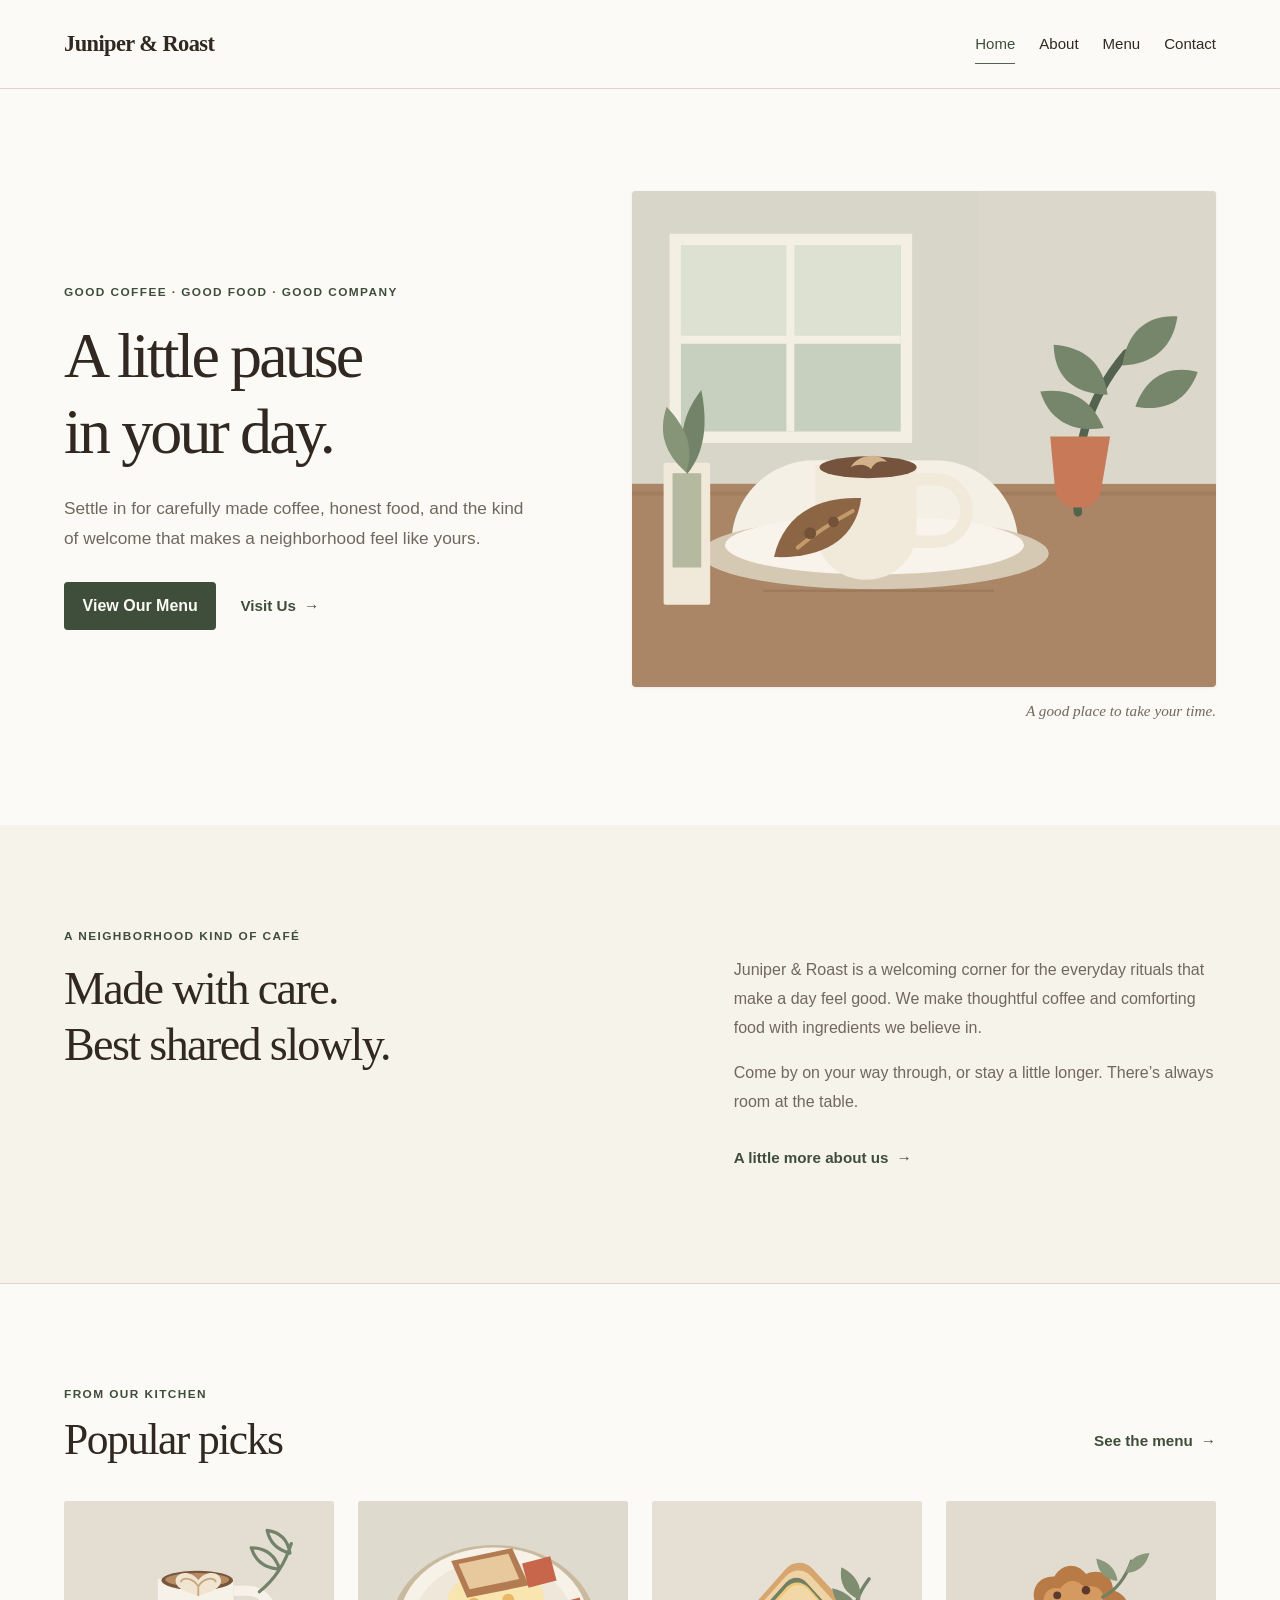
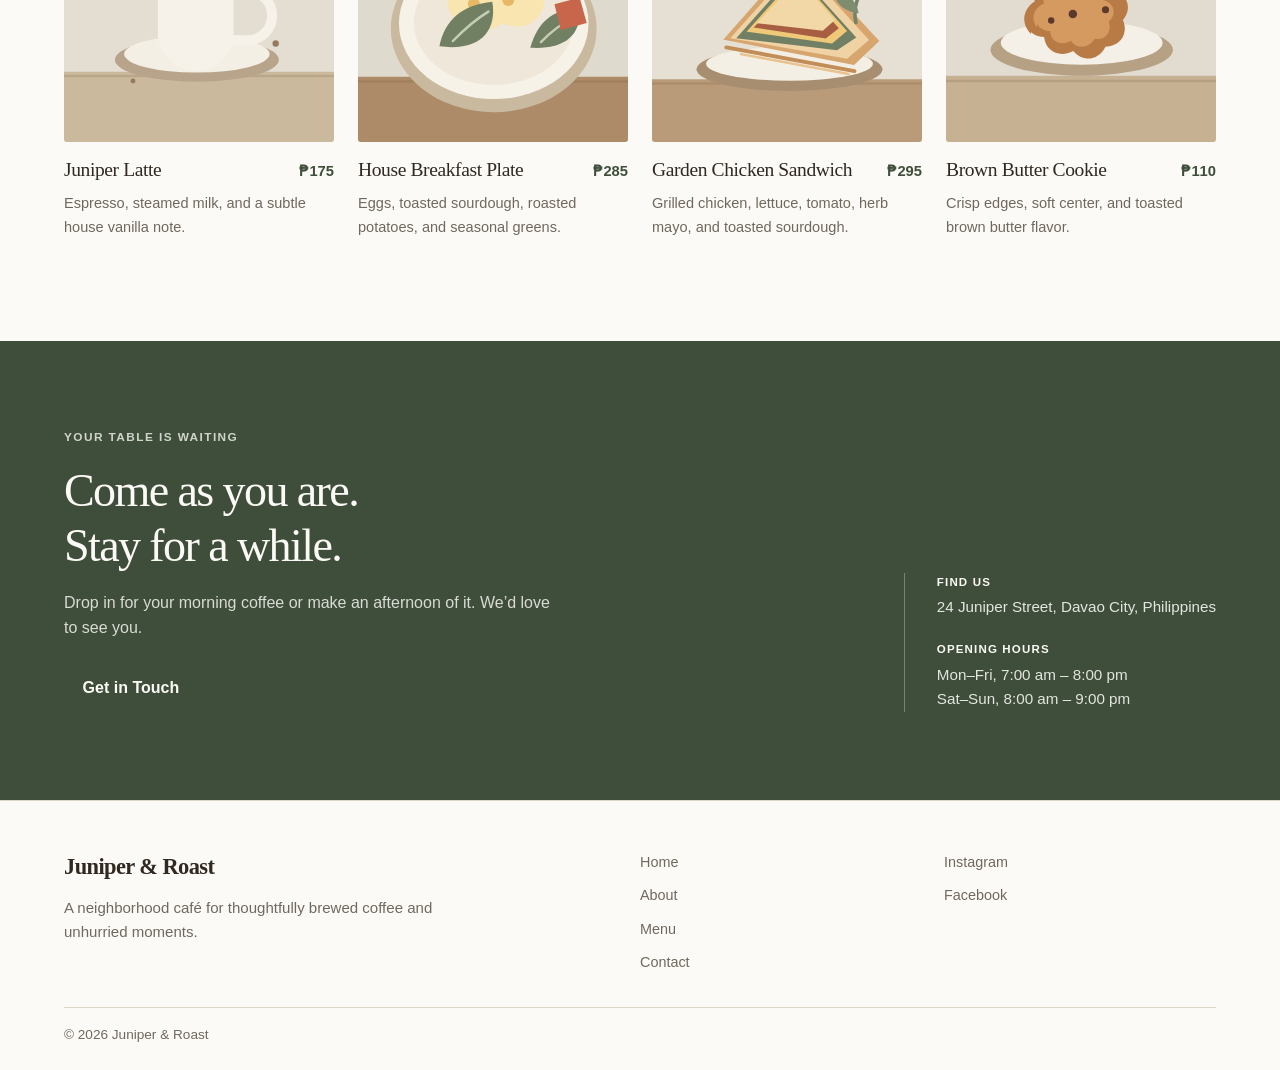
<file: index.html>
<!DOCTYPE html>
<html lang="en">
<head>
  <meta charset="UTF-8">
  <meta name="viewport" content="width=device-width, initial-scale=1.0">
  <meta name="description" content="Juniper & Roast is a neighborhood caf&#233; for thoughtfully brewed coffee and unhurried moments.">
  <title>Home | Juniper &amp; Roast</title>
  <link rel="stylesheet" href="/css/style.css">
  <script src="/js/script.js" defer></script>
</head>
<body>
  <a class="skip-link" href="#main-content">Skip to content</a>

  <header class="site-header">
    <div class="container site-header__inner">
      <a class="site-brand" href="/index.html" aria-label="Juniper &amp; Roast home">Juniper &amp; Roast</a>

      <button class="nav-toggle" type="button" aria-controls="primary-navigation" aria-expanded="false" aria-label="Open navigation menu">
        <span class="nav-toggle__line"></span>
        <span class="nav-toggle__line"></span>
        <span class="nav-toggle__line"></span>
      </button>

      <nav class="primary-navigation" id="primary-navigation" aria-label="Primary navigation">
        <ul class="navigation-list">
          <li><a href="/index.html" aria-current="page">Home</a></li>
          <li><a href="/about.html">About</a></li>
          <li><a href="/menu.html">Menu</a></li>
          <li><a href="/contact.html">Contact</a></li>
        </ul>
      </nav>
    </div>
  </header>

  <main id="main-content" class="site-main">
    <section class="home-hero" aria-labelledby="home-title">
      <div class="container home-hero__inner">
        <div class="home-hero__copy">
          <p class="eyebrow">Good coffee <span aria-hidden="true">·</span> Good food <span aria-hidden="true">·</span> Good company</p>
          <h1 id="home-title">A little pause<br>in your day.</h1>
          <p class="home-hero__description">Settle in for carefully made coffee, honest food, and the kind of welcome that makes a neighborhood feel like yours.</p>
          <div class="home-hero__actions">
            <a class="button" href="/menu.html">View Our Menu</a>
            <a class="text-link" href="/contact.html">Visit Us <span aria-hidden="true">&rarr;</span></a>
          </div>
        </div>
        <figure class="home-hero__visual">
          <img src="/images/cafe-hero.svg" alt="Illustration of a coffee and pastry on a café table beside a sunny window">
          <figcaption class="home-hero__caption">A good place to take your time.</figcaption>
        </figure>
      </div>
    </section>

    <section class="philosophy-section" aria-labelledby="philosophy-title">
      <div class="container philosophy-section__inner">
        <div class="philosophy-section__heading">
          <p class="eyebrow">A neighborhood kind of café</p>
          <h2 id="philosophy-title">Made with care.<br>Best shared slowly.</h2>
        </div>
        <div class="philosophy-section__copy">
          <p>Juniper &amp; Roast is a welcoming corner for the everyday rituals that make a day feel good. We make thoughtful coffee and comforting food with ingredients we believe in.</p>
          <p>Come by on your way through, or stay a little longer. There’s always room at the table.</p>
          <a class="text-link" href="/about.html">A little more about us <span aria-hidden="true">&rarr;</span></a>
        </div>
      </div>
    </section>

    <section class="popular-section" aria-labelledby="popular-title">
      <div class="container">
        <div class="section-heading">
          <div>
            <p class="eyebrow">From our kitchen</p>
            <h2 id="popular-title">Popular picks</h2>
          </div>
          <a class="text-link section-heading__link" href="/menu.html">See the menu <span aria-hidden="true">&rarr;</span></a>
        </div>

        <div class="popular-grid">
          <article class="menu-card">
            <img class="menu-card__image" src="/images/juniper-latte.svg" alt="Illustration of a creamy latte with leaf-shaped latte art">
            <div class="menu-card__details">
              <div class="menu-card__title-row">
                <h3>Juniper Latte</h3>
              <p class="menu-card__price">₱175</p>
              </div>
              <p>Espresso, steamed milk, and a subtle house vanilla note.</p>
            </div>
          </article>

          <article class="menu-card">
            <img class="menu-card__image" src="/images/breakfast-plate.svg" alt="Illustration of eggs, toast, greens, and tomatoes on a breakfast plate">
            <div class="menu-card__details">
              <div class="menu-card__title-row">
                <h3>House Breakfast Plate</h3>
              <p class="menu-card__price">₱285</p>
              </div>
              <p>Eggs, toasted sourdough, roasted potatoes, and seasonal greens.</p>
            </div>
          </article>

          <article class="menu-card">
            <img class="menu-card__image" src="/images/chicken-sandwich.svg" alt="Illustration of a grilled chicken sandwich with fresh greens">
            <div class="menu-card__details">
              <div class="menu-card__title-row">
                <h3>Garden Chicken Sandwich</h3>
              <p class="menu-card__price">₱295</p>
              </div>
              <p>Grilled chicken, lettuce, tomato, herb mayo, and toasted sourdough.</p>
            </div>
          </article>

          <article class="menu-card">
            <img class="menu-card__image" src="/images/brown-butter-cookie.svg" alt="Illustration of a golden brown butter cookie on a small plate">
            <div class="menu-card__details">
              <div class="menu-card__title-row">
                <h3>Brown Butter Cookie</h3>
              <p class="menu-card__price">₱110</p>
              </div>
              <p>Crisp edges, soft center, and toasted brown butter flavor.</p>
            </div>
          </article>
        </div>
      </div>
    </section>

    <section class="visit-section" aria-labelledby="visit-title">
      <div class="container visit-section__inner">
        <div class="visit-section__copy">
          <p class="eyebrow">Your table is waiting</p>
          <h2 id="visit-title">Come as you are.<br>Stay for a while.</h2>
          <p>Drop in for your morning coffee or make an afternoon of it. We’d love to see you.</p>
          <a class="button button--light" href="/contact.html">Get in Touch</a>
        </div>
        <div class="visit-details">
          <p class="visit-details__label">Find us</p>
          <address>24 Juniper Street, Davao City, Philippines</address>
          <p class="visit-details__label">Opening hours</p>
          <p>Mon–Fri, 7:00 am – 8:00 pm<br>Sat–Sun, 8:00 am – 9:00 pm</p>
        </div>
      </div>
    </section>
  </main>

  <footer class="site-footer">
    <div class="container">
      <div class="site-footer__content">
        <div class="site-footer__intro">
          <a class="site-footer__brand" href="/index.html">Juniper &amp; Roast</a>
          <p>A neighborhood caf&#233; for thoughtfully brewed coffee and unhurried moments.</p>
        </div>

        <nav class="footer-navigation" aria-label="Footer navigation">
          <ul class="footer-navigation__list">
            <li><a href="/index.html">Home</a></li>
            <li><a href="/about.html">About</a></li>
            <li><a href="/menu.html">Menu</a></li>
            <li><a href="/contact.html">Contact</a></li>
          </ul>
        </nav>

        <nav class="social-navigation" aria-label="Social media">
          <ul class="social-navigation__list">
            <li><a href="#">Instagram</a></li>
            <li><a href="#">Facebook</a></li>
          </ul>
        </nav>
      </div>

      <div class="site-footer__bottom">
        <p>&copy; 2026 Juniper &amp; Roast</p>
      </div>
    </div>
  </footer>
</body>
</html>
</file>
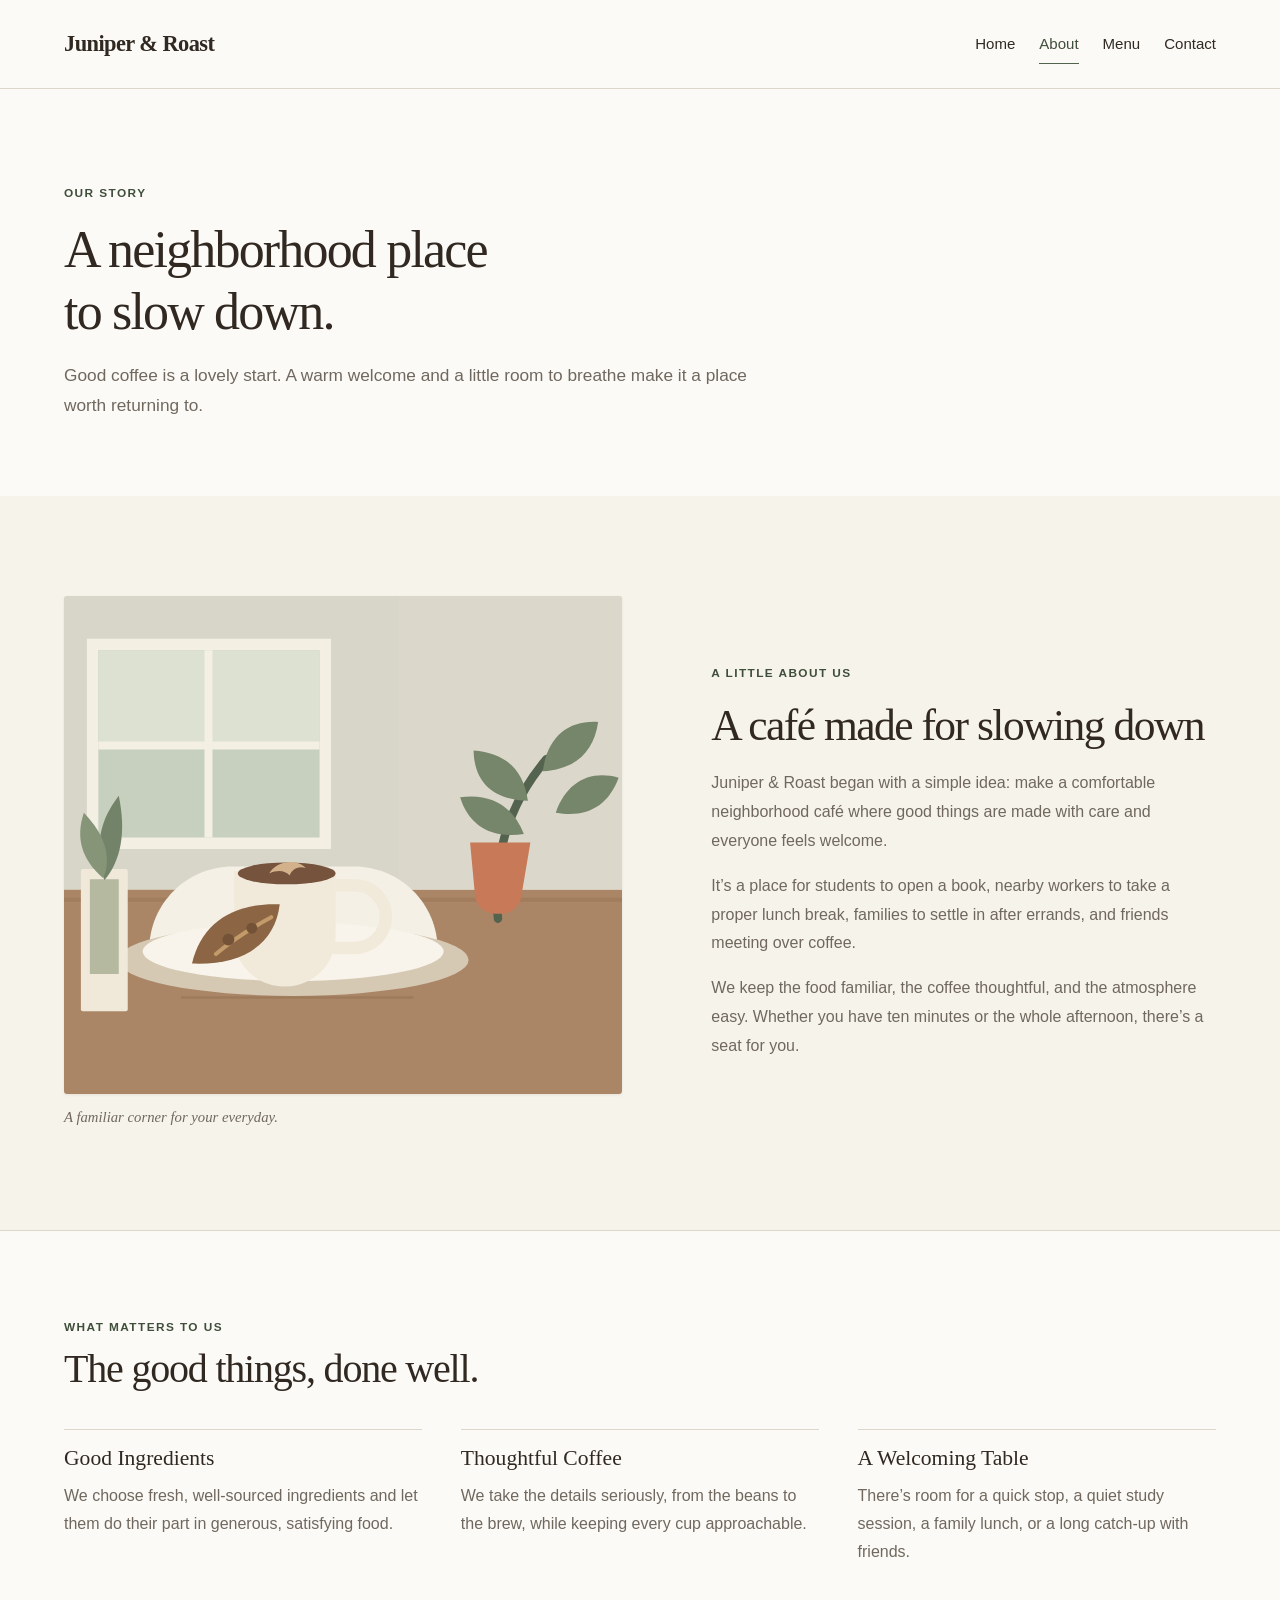
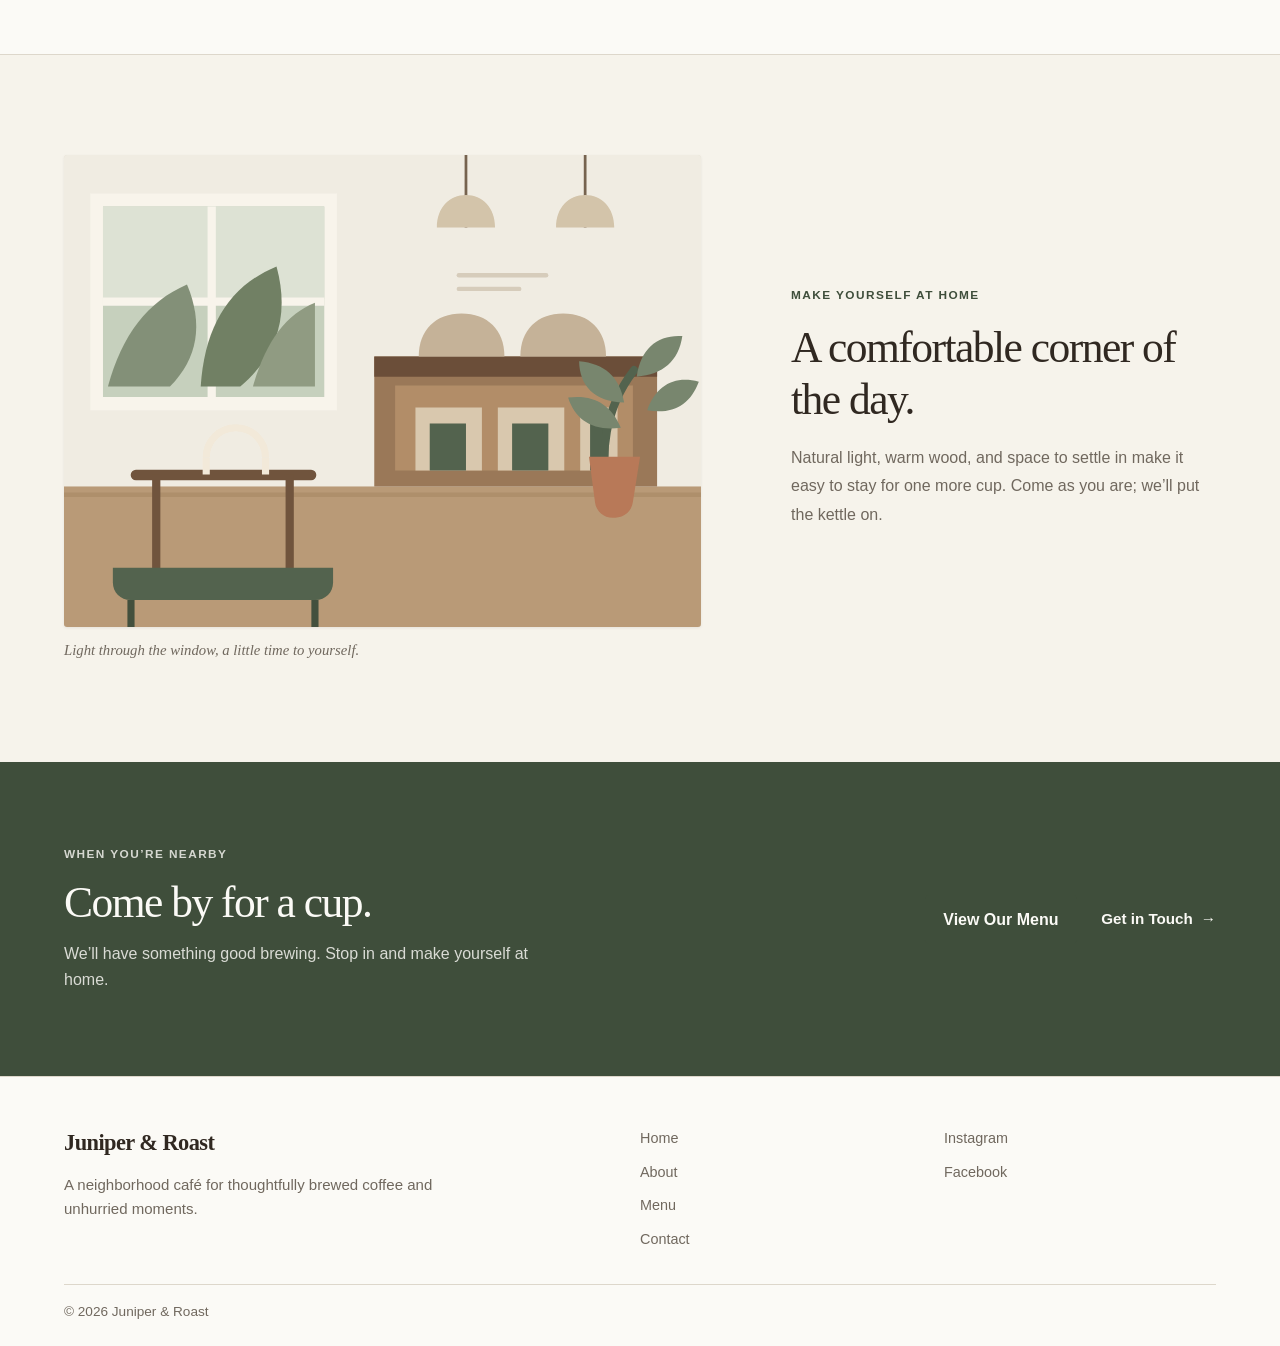
<file: about.html>
<!DOCTYPE html>
<html lang="en">
<head>
  <meta charset="UTF-8">
  <meta name="viewport" content="width=device-width, initial-scale=1.0">
  <meta name="description" content="Juniper & Roast is a neighborhood café for thoughtfully brewed coffee and unhurried moments.">
  <title>About | Juniper &amp; Roast</title>
  <link rel="stylesheet" href="/css/style.css">
  <script src="/js/script.js" defer></script>
</head>
<body>
  <a class="skip-link" href="#main-content">Skip to content</a>

  <header class="site-header">
    <div class="container site-header__inner">
      <a class="site-brand" href="/index.html" aria-label="Juniper &amp; Roast home">Juniper &amp; Roast</a>

      <button class="nav-toggle" type="button" aria-controls="primary-navigation" aria-expanded="false" aria-label="Open navigation menu">
        <span class="nav-toggle__line"></span>
        <span class="nav-toggle__line"></span>
        <span class="nav-toggle__line"></span>
      </button>

      <nav class="primary-navigation" id="primary-navigation" aria-label="Primary navigation">
        <ul class="navigation-list">
          <li><a href="/index.html">Home</a></li>
          <li><a href="/about.html" aria-current="page">About</a></li>
          <li><a href="/menu.html">Menu</a></li>
          <li><a href="/contact.html">Contact</a></li>
        </ul>
      </nav>
    </div>
  </header>

  <main id="main-content" class="site-main">
    <section class="about-intro" aria-labelledby="about-title">
      <div class="container about-intro__inner">
        <p class="eyebrow">Our story</p>
        <h1 id="about-title">A neighborhood place to slow down.</h1>
        <p>Good coffee is a lovely start. A warm welcome and a little room to breathe make it a place worth returning to.</p>
      </div>
    </section>

    <section class="about-story" aria-labelledby="story-title">
      <div class="container about-story__inner">
        <figure class="about-story__figure">
          <img src="/images/cafe-hero.svg" alt="A coffee and pastry set out on a café table beside a sunny window">
          <figcaption>A familiar corner for your everyday.</figcaption>
        </figure>
        <div class="about-story__copy">
          <p class="eyebrow">A little about us</p>
          <h2 id="story-title">A café made for slowing down</h2>
          <p>Juniper &amp; Roast began with a simple idea: make a comfortable neighborhood café where good things are made with care and everyone feels welcome.</p>
          <p>It’s a place for students to open a book, nearby workers to take a proper lunch break, families to settle in after errands, and friends meeting over coffee.</p>
          <p>We keep the food familiar, the coffee thoughtful, and the atmosphere easy. Whether you have ten minutes or the whole afternoon, there’s a seat for you.</p>
        </div>
      </div>
    </section>

    <section class="about-values" aria-labelledby="values-title">
      <div class="container">
        <div class="about-values__heading">
          <p class="eyebrow">What matters to us</p>
          <h2 id="values-title">The good things, done well.</h2>
        </div>
        <div class="about-values__grid">
          <article class="about-value">
            <h3>Good Ingredients</h3>
            <p>We choose fresh, well-sourced ingredients and let them do their part in generous, satisfying food.</p>
          </article>
          <article class="about-value">
            <h3>Thoughtful Coffee</h3>
            <p>We take the details seriously, from the beans to the brew, while keeping every cup approachable.</p>
          </article>
          <article class="about-value">
            <h3>A Welcoming Table</h3>
            <p>There’s room for a quick stop, a quiet study session, a family lunch, or a long catch-up with friends.</p>
          </article>
        </div>
      </div>
    </section>

    <section class="about-atmosphere" aria-labelledby="atmosphere-title">
      <div class="container about-atmosphere__inner">
        <figure class="about-atmosphere__figure">
          <img src="/images/cafe-interior.svg" alt="Illustration of a calm café interior with window seating, wooden tables, and leafy plants">
          <figcaption>Light through the window, a little time to yourself.</figcaption>
        </figure>
        <div class="about-atmosphere__copy">
          <p class="eyebrow">Make yourself at home</p>
          <h2 id="atmosphere-title">A comfortable corner of the day.</h2>
          <p>Natural light, warm wood, and space to settle in make it easy to stay for one more cup. Come as you are; we’ll put the kettle on.</p>
        </div>
      </div>
    </section>

    <section class="about-cta" aria-labelledby="about-cta-title">
      <div class="container about-cta__inner">
        <div class="about-cta__copy">
          <p class="eyebrow">When you’re nearby</p>
          <h2 id="about-cta-title">Come by for a cup.</h2>
          <p>We’ll have something good brewing. Stop in and make yourself at home.</p>
        </div>
        <div class="about-cta__actions">
          <a class="button button--light" href="/menu.html">View Our Menu</a>
          <a class="about-cta__secondary text-link" href="/contact.html">Get in Touch <span aria-hidden="true">&rarr;</span></a>
        </div>
      </div>
    </section>
  </main>

  <footer class="site-footer">
    <div class="container">
      <div class="site-footer__content">
        <div class="site-footer__intro">
          <a class="site-footer__brand" href="/index.html">Juniper &amp; Roast</a>
          <p>A neighborhood café for thoughtfully brewed coffee and unhurried moments.</p>
        </div>

        <nav class="footer-navigation" aria-label="Footer navigation">
          <ul class="footer-navigation__list">
            <li><a href="/index.html">Home</a></li>
            <li><a href="/about.html">About</a></li>
            <li><a href="/menu.html">Menu</a></li>
            <li><a href="/contact.html">Contact</a></li>
          </ul>
        </nav>

        <nav class="social-navigation" aria-label="Social media">
          <ul class="social-navigation__list">
            <li><a href="#">Instagram</a></li>
            <li><a href="#">Facebook</a></li>
          </ul>
        </nav>
      </div>

      <div class="site-footer__bottom">
        <p>&copy; 2026 Juniper &amp; Roast</p>
      </div>
    </div>
  </footer>
</body>
</html>
</file>
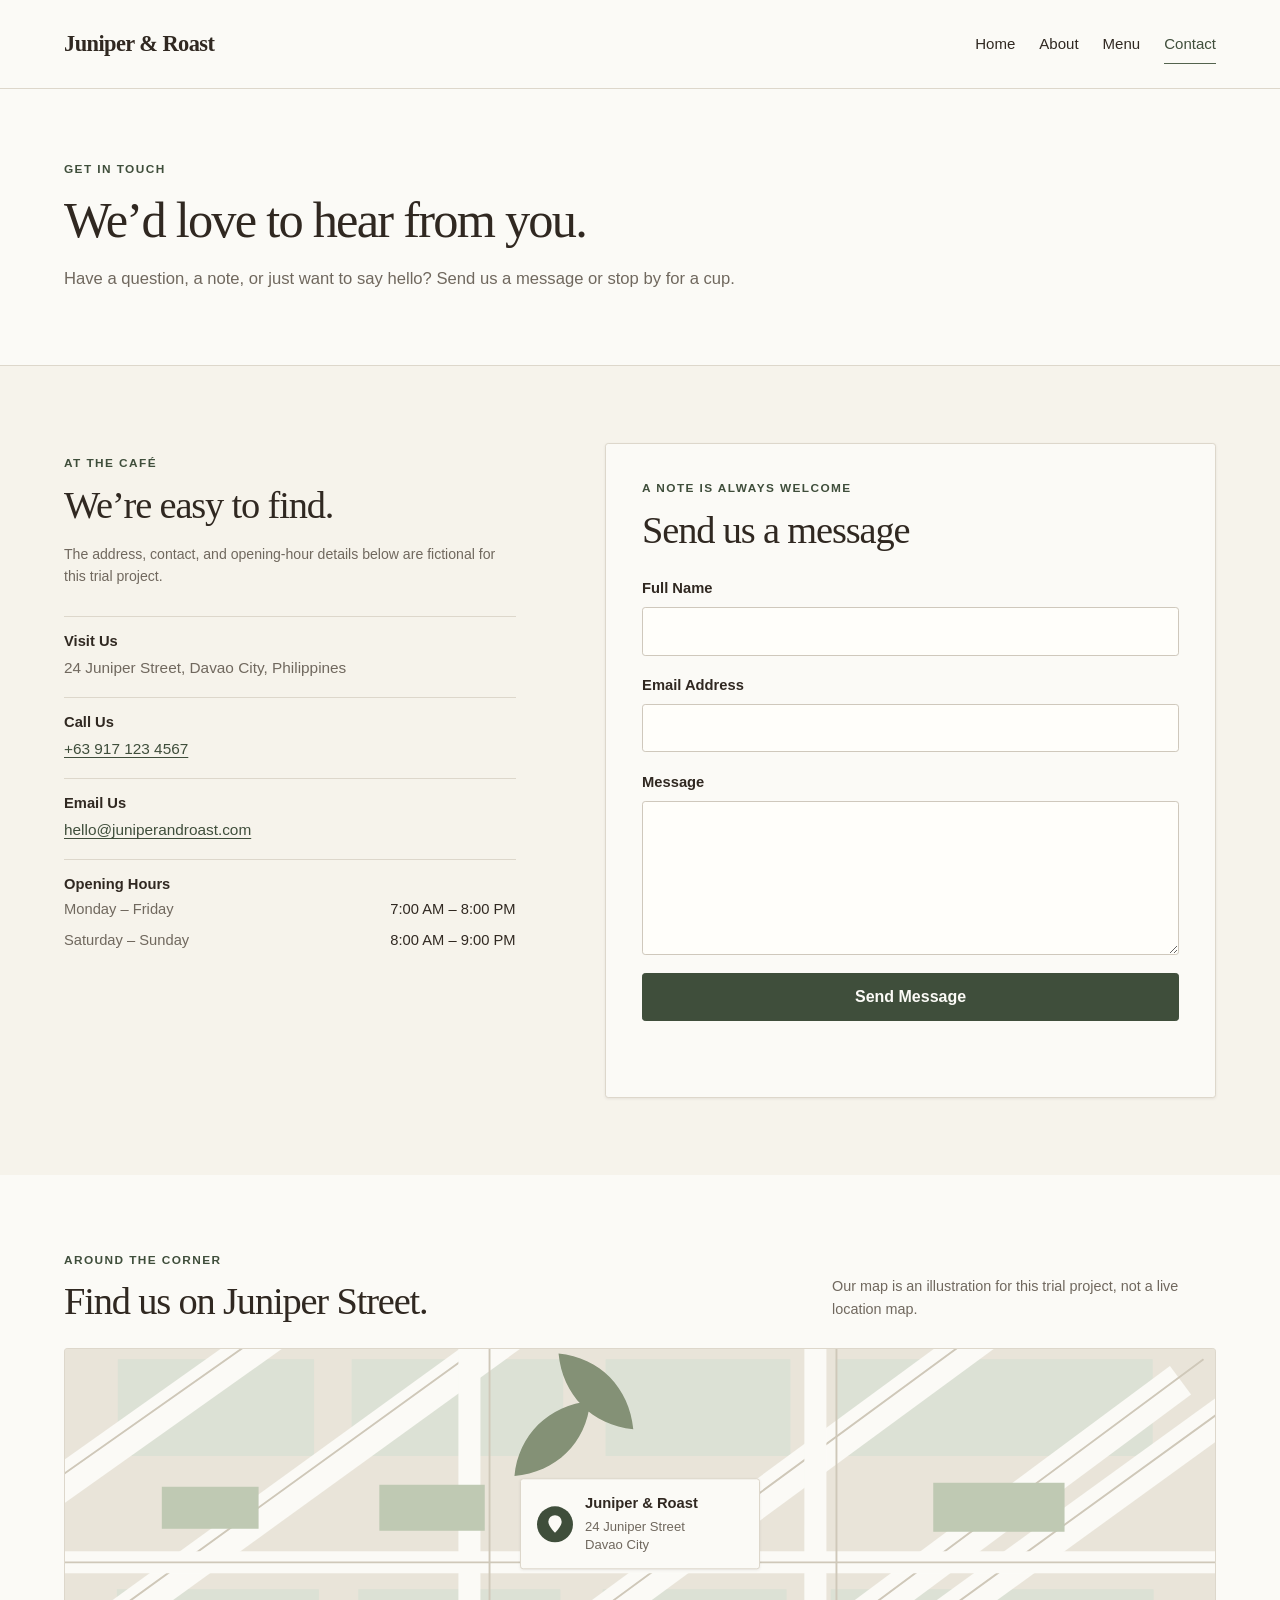
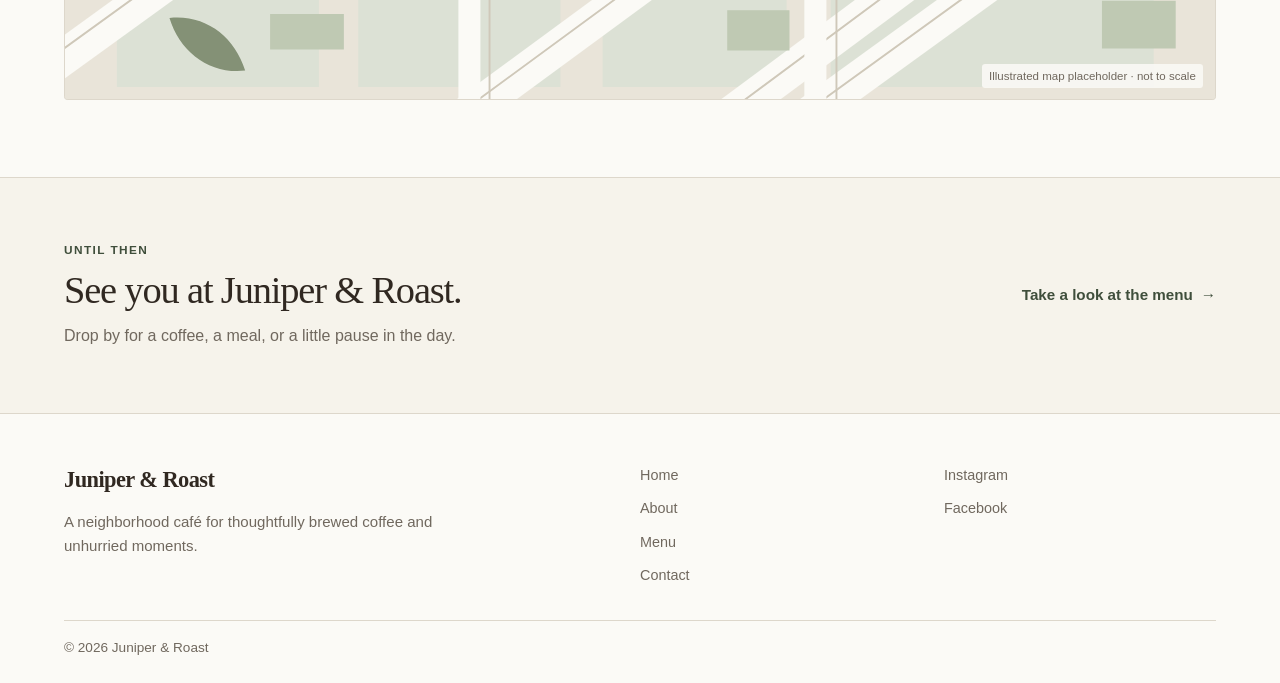
<file: contact.html>
<!DOCTYPE html>
<html lang="en">
<head>
  <meta charset="UTF-8">
  <meta name="viewport" content="width=device-width, initial-scale=1.0">
  <meta name="description" content="Juniper & Roast is a neighborhood café for thoughtfully brewed coffee and unhurried moments.">
  <title>Contact | Juniper &amp; Roast</title>
  <link rel="stylesheet" href="/css/style.css">
  <script src="/js/script.js" defer></script>
</head>
<body>
  <a class="skip-link" href="#main-content">Skip to content</a>

  <header class="site-header">
    <div class="container site-header__inner">
      <a class="site-brand" href="/index.html" aria-label="Juniper &amp; Roast home">Juniper &amp; Roast</a>

      <button class="nav-toggle" type="button" aria-controls="primary-navigation" aria-expanded="false" aria-label="Open navigation menu">
        <span class="nav-toggle__line"></span>
        <span class="nav-toggle__line"></span>
        <span class="nav-toggle__line"></span>
      </button>

      <nav class="primary-navigation" id="primary-navigation" aria-label="Primary navigation">
        <ul class="navigation-list">
          <li><a href="/index.html">Home</a></li>
          <li><a href="/about.html">About</a></li>
          <li><a href="/menu.html">Menu</a></li>
          <li><a href="/contact.html" aria-current="page">Contact</a></li>
        </ul>
      </nav>
    </div>
  </header>

  <main id="main-content" class="site-main">
    <section class="contact-intro" aria-labelledby="contact-title">
      <div class="container contact-intro__inner">
        <p class="eyebrow">Get in touch</p>
        <h1 id="contact-title">We’d love to hear from you.</h1>
        <p>Have a question, a note, or just want to say hello? Send us a message or stop by for a cup.</p>
      </div>
    </section>

    <section class="contact-content" aria-label="Contact information and message form">
      <div class="container contact-layout">
        <div class="contact-details">
          <p class="eyebrow">At the café</p>
          <h2>We’re easy to find.</h2>
          <p class="contact-details__note">The address, contact, and opening-hour details below are fictional for this trial project.</p>

          <div class="contact-detail">
            <h3>Visit Us</h3>
            <address>24 Juniper Street, Davao City, Philippines</address>
          </div>

          <div class="contact-detail">
            <h3>Call Us</h3>
            <a href="tel:+639171234567">+63 917 123 4567</a>
          </div>

          <div class="contact-detail">
            <h3>Email Us</h3>
            <a href="mailto:hello@juniperandroast.com">hello@juniperandroast.com</a>
          </div>

          <div class="contact-detail contact-detail--hours">
            <h3>Opening Hours</h3>
            <dl class="opening-hours">
              <div>
                <dt>Monday – Friday</dt>
                <dd>7:00 AM – 8:00 PM</dd>
              </div>
              <div>
                <dt>Saturday – Sunday</dt>
                <dd>8:00 AM – 9:00 PM</dd>
              </div>
            </dl>
          </div>
        </div>

        <section class="contact-form-panel" aria-labelledby="form-title">
          <p class="eyebrow">A note is always welcome</p>
          <h2 id="form-title">Send us a message</h2>
          <form id="contact-form" class="contact-form" action="#" method="post" novalidate>
            <div class="form-field">
              <label for="contact-name">Full Name</label>
              <input id="contact-name" name="name" type="text" autocomplete="name" aria-describedby="name-error" required>
              <p class="field-error" id="name-error" aria-live="polite" hidden></p>
            </div>

            <div class="form-field">
              <label for="contact-email">Email Address</label>
              <input id="contact-email" name="email" type="email" autocomplete="email" inputmode="email" aria-describedby="email-error" required>
              <p class="field-error" id="email-error" aria-live="polite" hidden></p>
            </div>

            <div class="form-field">
              <label for="contact-message">Message</label>
              <textarea id="contact-message" name="message" rows="5" aria-describedby="message-error" required></textarea>
              <p class="field-error" id="message-error" aria-live="polite" hidden></p>
            </div>

            <button class="button" type="submit">Send Message</button>
            <p class="form-status" id="form-status" role="status" aria-live="polite"></p>
          </form>
        </section>
      </div>
    </section>

    <section class="location-section" aria-labelledby="location-title">
      <div class="container">
        <div class="location-section__heading">
          <div>
            <p class="eyebrow">Around the corner</p>
            <h2 id="location-title">Find us on Juniper Street.</h2>
          </div>
          <p>Our map is an illustration for this trial project, not a live location map.</p>
        </div>

        <figure class="location-map">
          <div class="location-map__art" aria-hidden="true">
            <svg viewBox="0 0 1200 440" preserveAspectRatio="xMidYMid slice" focusable="false">
              <rect width="1200" height="440" fill="#E9E4D9"/>
              <path d="M55 48h205v101H55zM299 48h221v101H299zM564 48h193v101H564zM804 48h331v101H804zM54 288h211v102H54zM306 288h211v102H306zM561 288h192v102H561zM799 288h337v102H799z" fill="#DCE1D5"/>
              <path d="M-49 210 275-20M365 458 1005-12M725 456 1295 43M-22 374 492 2M628 468l536-398" stroke="#FBFAF6" stroke-width="37"/>
              <path d="M-30 188 298-43M384 438 1024-32M746 436 1316 23M-4 352 510-20M652 446l536-398" stroke="#CFC8B9" stroke-width="2"/>
              <path d="M422-35v520M783-38v516M-20 260h1245" stroke="#FBFAF6" stroke-width="23"/>
              <path d="M443-20v480M805-20v480M0 260h1200" stroke="#CFC8B9" stroke-width="2"/>
              <path d="M101 181h101v44H101zM328 179h110v48H328zM555 178h110v49H555zM906 177h137v51H906zM214 314h77v37h-77zM691 310h65v42h-65zM1082 300h77v50h-77z" fill="#BFC9B3"/>
              <path d="M515 42c43 4 74 36 78 79-43-4-74-36-78-79ZM548 92c-4 44-36 74-79 78 4-43 36-74 79-78ZM109 318c37-4 68 19 79 55-37 4-68-19-79-55Z" fill="#849176"/>
            </svg>
          </div>
          <div class="location-map__label">
            <span class="location-map__marker" aria-hidden="true">
              <svg viewBox="0 0 24 24" focusable="false">
                <path d="M12 22s8-7.4 8-13a8 8 0 1 0-16 0c0 5.6 8 13 8 13Z" fill="currentColor"/>
                <circle cx="12" cy="9" r="2.5" fill="#FBFAF6"/>
              </svg>
            </span>
            <span>
              <strong>Juniper &amp; Roast</strong>
              <span>24 Juniper Street<br>Davao City</span>
            </span>
          </div>
          <figcaption>Illustrated map placeholder · not to scale</figcaption>
        </figure>
      </div>
    </section>

    <section class="contact-closing" aria-labelledby="closing-title">
      <div class="container contact-closing__inner">
        <div>
          <p class="eyebrow">Until then</p>
          <h2 id="closing-title">See you at Juniper &amp; Roast.</h2>
          <p>Drop by for a coffee, a meal, or a little pause in the day.</p>
        </div>
        <a class="text-link" href="/menu.html">Take a look at the menu <span aria-hidden="true">&rarr;</span></a>
      </div>
    </section>
  </main>

  <footer class="site-footer">
    <div class="container">
      <div class="site-footer__content">
        <div class="site-footer__intro">
          <a class="site-footer__brand" href="/index.html">Juniper &amp; Roast</a>
          <p>A neighborhood café for thoughtfully brewed coffee and unhurried moments.</p>
        </div>

        <nav class="footer-navigation" aria-label="Footer navigation">
          <ul class="footer-navigation__list">
            <li><a href="/index.html">Home</a></li>
            <li><a href="/about.html">About</a></li>
            <li><a href="/menu.html">Menu</a></li>
            <li><a href="/contact.html">Contact</a></li>
          </ul>
        </nav>

        <nav class="social-navigation" aria-label="Social media">
          <ul class="social-navigation__list">
            <li><a href="#">Instagram</a></li>
            <li><a href="#">Facebook</a></li>
          </ul>
        </nav>
      </div>

      <div class="site-footer__bottom">
        <p>&copy; 2026 Juniper &amp; Roast</p>
      </div>
    </div>
  </footer>
</body>
</html>
</file>
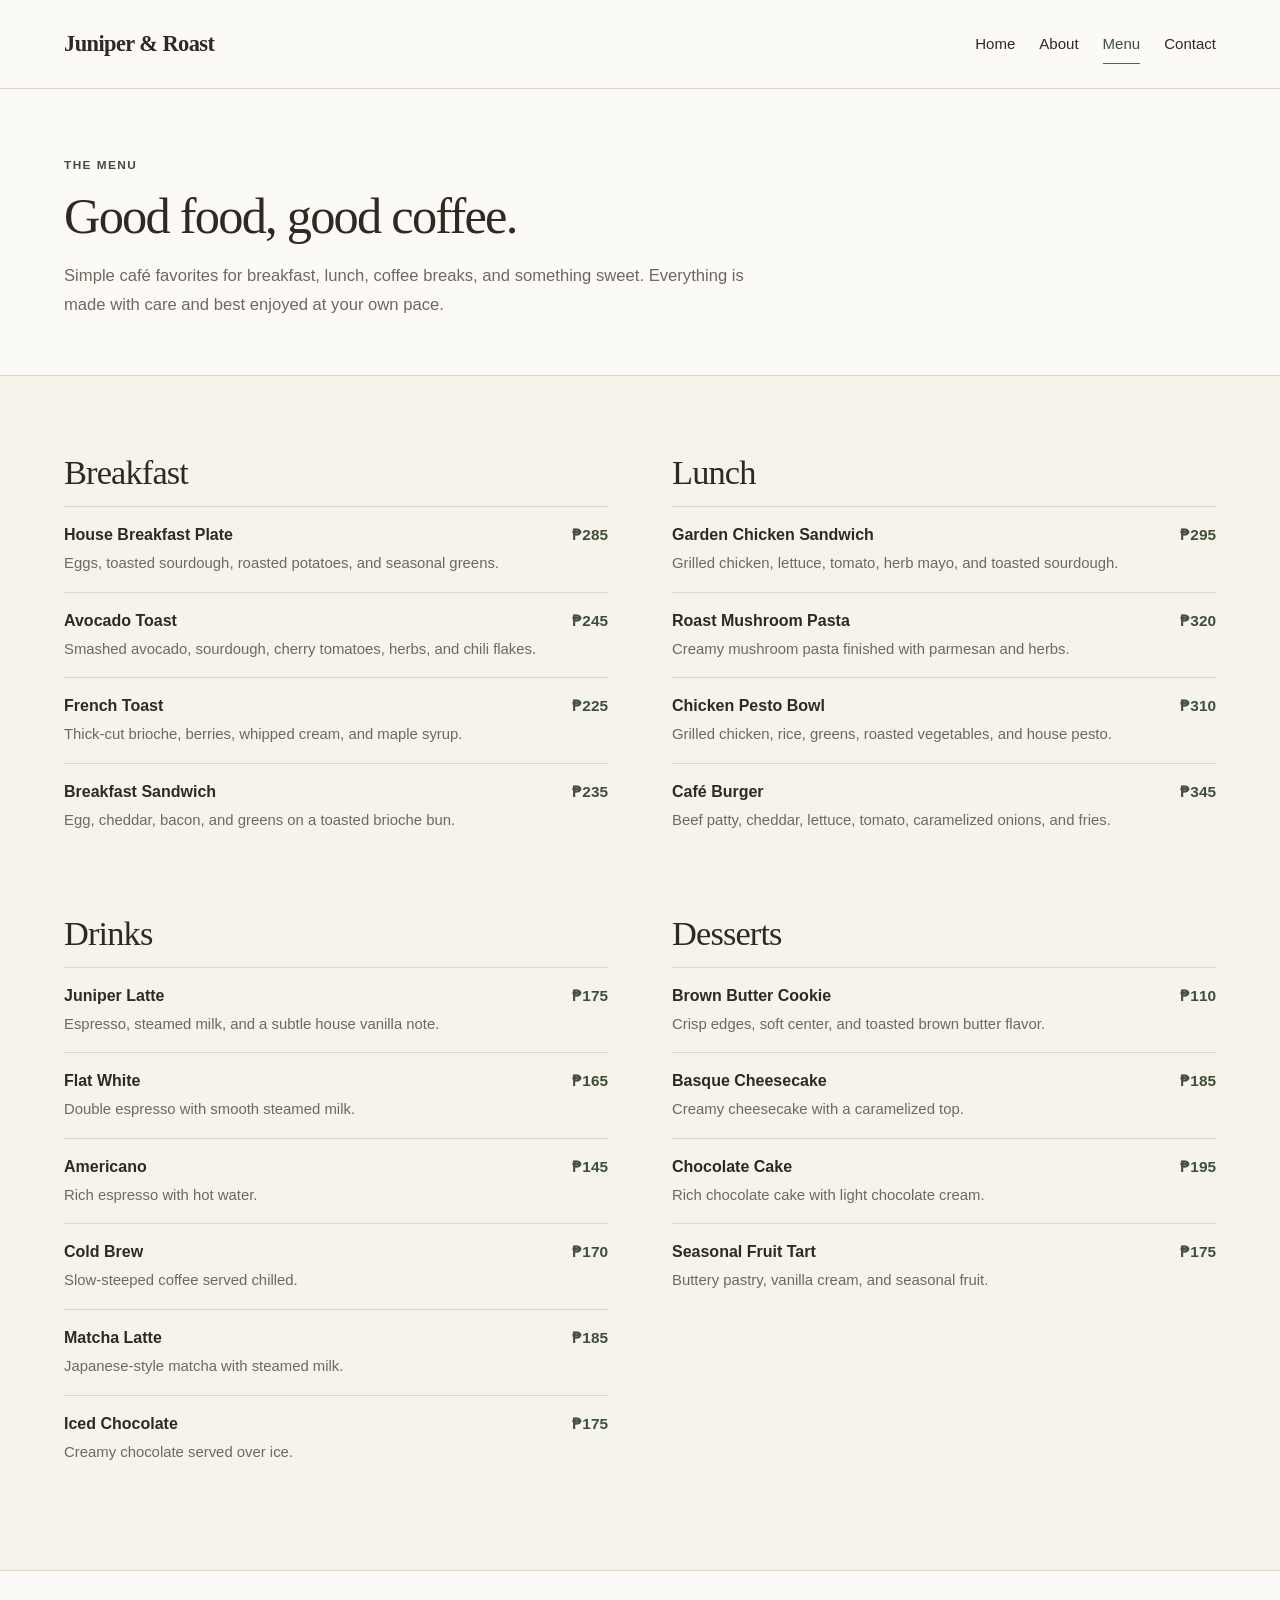
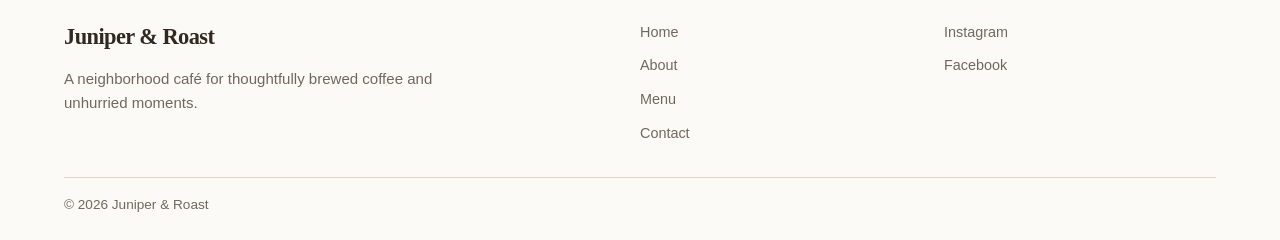
<file: menu.html>
<!DOCTYPE html>
<html lang="en">
<head>
  <meta charset="UTF-8">
  <meta name="viewport" content="width=device-width, initial-scale=1.0">
  <meta name="description" content="Juniper & Roast is a neighborhood café for thoughtfully brewed coffee and unhurried moments.">
  <title>Menu | Juniper &amp; Roast</title>
  <link rel="stylesheet" href="/css/style.css">
  <script src="/js/script.js" defer></script>
</head>
<body>
  <a class="skip-link" href="#main-content">Skip to content</a>

  <header class="site-header">
    <div class="container site-header__inner">
      <a class="site-brand" href="/index.html" aria-label="Juniper &amp; Roast home">Juniper &amp; Roast</a>

      <button class="nav-toggle" type="button" aria-controls="primary-navigation" aria-expanded="false" aria-label="Open navigation menu">
        <span class="nav-toggle__line"></span>
        <span class="nav-toggle__line"></span>
        <span class="nav-toggle__line"></span>
      </button>

      <nav class="primary-navigation" id="primary-navigation" aria-label="Primary navigation">
        <ul class="navigation-list">
          <li><a href="/index.html">Home</a></li>
          <li><a href="/about.html">About</a></li>
          <li><a href="/menu.html" aria-current="page">Menu</a></li>
          <li><a href="/contact.html">Contact</a></li>
        </ul>
      </nav>
    </div>
  </header>

  <main id="main-content" class="site-main">
    <section class="menu-intro" aria-labelledby="menu-title">
      <div class="container menu-intro__inner">
        <p class="eyebrow">The menu</p>
        <h1 id="menu-title">Good food, good coffee.</h1>
        <p>Simple café favorites for breakfast, lunch, coffee breaks, and something sweet. Everything is made with care and best enjoyed at your own pace.</p>
      </div>
    </section>

    <div class="container menu-page-content">
      <div class="menu-groups">
        <section class="menu-category" aria-labelledby="breakfast-title">
          <h2 id="breakfast-title">Breakfast</h2>
          <div class="menu-item-list">
            <article class="menu-item">
              <div class="menu-item__heading">
                <h3>House Breakfast Plate</h3>
                <p class="menu-item__price">₱285</p>
              </div>
              <p class="menu-item__description">Eggs, toasted sourdough, roasted potatoes, and seasonal greens.</p>
            </article>
            <article class="menu-item">
              <div class="menu-item__heading">
                <h3>Avocado Toast</h3>
                <p class="menu-item__price">₱245</p>
              </div>
              <p class="menu-item__description">Smashed avocado, sourdough, cherry tomatoes, herbs, and chili flakes.</p>
            </article>
            <article class="menu-item">
              <div class="menu-item__heading">
                <h3>French Toast</h3>
                <p class="menu-item__price">₱225</p>
              </div>
              <p class="menu-item__description">Thick-cut brioche, berries, whipped cream, and maple syrup.</p>
            </article>
            <article class="menu-item">
              <div class="menu-item__heading">
                <h3>Breakfast Sandwich</h3>
                <p class="menu-item__price">₱235</p>
              </div>
              <p class="menu-item__description">Egg, cheddar, bacon, and greens on a toasted brioche bun.</p>
            </article>
          </div>
        </section>

        <section class="menu-category" aria-labelledby="lunch-title">
          <h2 id="lunch-title">Lunch</h2>
          <div class="menu-item-list">
            <article class="menu-item">
              <div class="menu-item__heading">
                <h3>Garden Chicken Sandwich</h3>
                <p class="menu-item__price">₱295</p>
              </div>
              <p class="menu-item__description">Grilled chicken, lettuce, tomato, herb mayo, and toasted sourdough.</p>
            </article>
            <article class="menu-item">
              <div class="menu-item__heading">
                <h3>Roast Mushroom Pasta</h3>
                <p class="menu-item__price">₱320</p>
              </div>
              <p class="menu-item__description">Creamy mushroom pasta finished with parmesan and herbs.</p>
            </article>
            <article class="menu-item">
              <div class="menu-item__heading">
                <h3>Chicken Pesto Bowl</h3>
                <p class="menu-item__price">₱310</p>
              </div>
              <p class="menu-item__description">Grilled chicken, rice, greens, roasted vegetables, and house pesto.</p>
            </article>
            <article class="menu-item">
              <div class="menu-item__heading">
                <h3>Café Burger</h3>
                <p class="menu-item__price">₱345</p>
              </div>
              <p class="menu-item__description">Beef patty, cheddar, lettuce, tomato, caramelized onions, and fries.</p>
            </article>
          </div>
        </section>

        <section class="menu-category" aria-labelledby="drinks-title">
          <h2 id="drinks-title">Drinks</h2>
          <div class="menu-item-list">
            <article class="menu-item">
              <div class="menu-item__heading">
                <h3>Juniper Latte</h3>
                <p class="menu-item__price">₱175</p>
              </div>
              <p class="menu-item__description">Espresso, steamed milk, and a subtle house vanilla note.</p>
            </article>
            <article class="menu-item">
              <div class="menu-item__heading">
                <h3>Flat White</h3>
                <p class="menu-item__price">₱165</p>
              </div>
              <p class="menu-item__description">Double espresso with smooth steamed milk.</p>
            </article>
            <article class="menu-item">
              <div class="menu-item__heading">
                <h3>Americano</h3>
                <p class="menu-item__price">₱145</p>
              </div>
              <p class="menu-item__description">Rich espresso with hot water.</p>
            </article>
            <article class="menu-item">
              <div class="menu-item__heading">
                <h3>Cold Brew</h3>
                <p class="menu-item__price">₱170</p>
              </div>
              <p class="menu-item__description">Slow-steeped coffee served chilled.</p>
            </article>
            <article class="menu-item">
              <div class="menu-item__heading">
                <h3>Matcha Latte</h3>
                <p class="menu-item__price">₱185</p>
              </div>
              <p class="menu-item__description">Japanese-style matcha with steamed milk.</p>
            </article>
            <article class="menu-item">
              <div class="menu-item__heading">
                <h3>Iced Chocolate</h3>
                <p class="menu-item__price">₱175</p>
              </div>
              <p class="menu-item__description">Creamy chocolate served over ice.</p>
            </article>
          </div>
        </section>

        <section class="menu-category" aria-labelledby="desserts-title">
          <h2 id="desserts-title">Desserts</h2>
          <div class="menu-item-list">
            <article class="menu-item">
              <div class="menu-item__heading">
                <h3>Brown Butter Cookie</h3>
                <p class="menu-item__price">₱110</p>
              </div>
              <p class="menu-item__description">Crisp edges, soft center, and toasted brown butter flavor.</p>
            </article>
            <article class="menu-item">
              <div class="menu-item__heading">
                <h3>Basque Cheesecake</h3>
                <p class="menu-item__price">₱185</p>
              </div>
              <p class="menu-item__description">Creamy cheesecake with a caramelized top.</p>
            </article>
            <article class="menu-item">
              <div class="menu-item__heading">
                <h3>Chocolate Cake</h3>
                <p class="menu-item__price">₱195</p>
              </div>
              <p class="menu-item__description">Rich chocolate cake with light chocolate cream.</p>
            </article>
            <article class="menu-item">
              <div class="menu-item__heading">
                <h3>Seasonal Fruit Tart</h3>
                <p class="menu-item__price">₱175</p>
              </div>
              <p class="menu-item__description">Buttery pastry, vanilla cream, and seasonal fruit.</p>
            </article>
          </div>
        </section>
      </div>
    </div>
  </main>

  <footer class="site-footer">
    <div class="container">
      <div class="site-footer__content">
        <div class="site-footer__intro">
          <a class="site-footer__brand" href="/index.html">Juniper &amp; Roast</a>
          <p>A neighborhood café for thoughtfully brewed coffee and unhurried moments.</p>
        </div>

        <nav class="footer-navigation" aria-label="Footer navigation">
          <ul class="footer-navigation__list">
            <li><a href="/index.html">Home</a></li>
            <li><a href="/about.html">About</a></li>
            <li><a href="/menu.html">Menu</a></li>
            <li><a href="/contact.html">Contact</a></li>
          </ul>
        </nav>

        <nav class="social-navigation" aria-label="Social media">
          <ul class="social-navigation__list">
            <li><a href="#">Instagram</a></li>
            <li><a href="#">Facebook</a></li>
          </ul>
        </nav>
      </div>

      <div class="site-footer__bottom">
        <p>&copy; 2026 Juniper &amp; Roast</p>
      </div>
    </div>
  </footer>
</body>
</html>
</file>
<file: css/style.css>
:root {
  color-scheme: light;
  --color-cream: #f6f3eb;
  --color-paper: #fbfaf6;
  --color-ink: #302821;
  --color-muted: #70685e;
  --color-sage: #53634e;
  --color-sage-dark: #3f4e3b;
  --color-border: #ddd7cb;
  --color-neutral: #e9e4d9;

  --font-body: "Helvetica Neue", Helvetica, Arial, sans-serif;
  --font-display: Georgia, "Times New Roman", serif;

  --content-width: 72rem;
  --space-2: 1rem;
  --space-3: 1.5rem;
  --space-4: 2rem;
  --space-5: 3rem;

  --radius-small: 0.2rem;
  --shadow-subtle: 0 1px 3px rgb(48 40 33 / 8%);
}

*,
*::before,
*::after {
  box-sizing: border-box;
}

html {
  min-width: 20rem;
  scroll-behavior: smooth;
}

body {
  display: flex;
  min-height: 100vh;
  flex-direction: column;
  margin: 0;
  background: var(--color-cream);
  color: var(--color-ink);
  font-family: var(--font-body);
  font-size: 1rem;
  line-height: 1.6;
  -webkit-font-smoothing: antialiased;
}

img,
svg {
  display: block;
  max-width: 100%;
}

button,
input,
textarea,
select {
  font: inherit;
}

a {
  color: var(--color-sage-dark);
  text-decoration-thickness: 0.08em;
  text-underline-offset: 0.18em;
}

a:hover {
  color: var(--color-ink);
}

a:active {
  color: var(--color-sage-dark);
}

a:focus-visible,
button:focus-visible {
  outline: 3px solid var(--color-sage);
  outline-offset: 4px;
}

h1,
h2,
h3,
p {
  margin-top: 0;
}

h1,
h2,
h3 {
  color: var(--color-ink);
  font-family: var(--font-display);
  font-weight: 400;
  line-height: 1.2;
}

h1 {
  font-size: clamp(2rem, 4vw, 3.25rem);
}

h2 {
  font-size: clamp(1.65rem, 3vw, 2.25rem);
}

p {
  margin-bottom: var(--space-2);
}

.container {
  width: min(calc(100% - 3rem), var(--content-width));
  margin-inline: auto;
}

.skip-link {
  position: absolute;
  z-index: 10;
  top: var(--space-2);
  left: var(--space-2);
  padding: 0.65rem 0.9rem;
  transform: translateY(-160%);
  background: var(--color-paper);
  color: var(--color-ink);
  box-shadow: var(--shadow-subtle);
}

.skip-link:focus {
  transform: translateY(0);
}

.site-header {
  border-bottom: 1px solid var(--color-border);
  background: var(--color-paper);
}

.site-header__inner {
  display: flex;
  min-height: 5.5rem;
  align-items: center;
  justify-content: space-between;
  gap: var(--space-3);
}

.site-brand,
.site-footer__brand {
  color: var(--color-ink);
  font-family: var(--font-display);
  font-size: 1.4rem;
  font-weight: 600;
  letter-spacing: -0.025em;
  text-decoration: none;
  white-space: nowrap;
}

.site-brand:hover,
.site-footer__brand:hover {
  color: var(--color-sage-dark);
}

.primary-navigation {
  margin-left: auto;
}

.navigation-list,
.footer-navigation__list,
.social-navigation__list {
  display: flex;
  flex-wrap: wrap;
  align-items: center;
  gap: 0.5rem var(--space-3);
  margin: 0;
  padding: 0;
  list-style: none;
}

.navigation-list a {
  display: inline-block;
  padding-block: 0.5rem;
  color: var(--color-ink);
  font-size: 0.94rem;
  text-decoration: none;
}

.navigation-list a:hover,
.navigation-list a[aria-current="page"] {
  color: var(--color-sage-dark);
}

.navigation-list a[aria-current="page"] {
  box-shadow: inset 0 -1px 0 var(--color-sage);
}

.nav-toggle {
  display: none;
  width: 2.75rem;
  height: 2.75rem;
  align-items: center;
  justify-content: center;
  flex-direction: column;
  gap: 0.28rem;
  border: 1px solid var(--color-border);
  border-radius: var(--radius-small);
  background: transparent;
  color: var(--color-ink);
  cursor: pointer;
}

.nav-toggle__line {
  display: block;
  width: 1.15rem;
  height: 1px;
  background: currentColor;
}

.site-main {
  flex: 1;
}

.home-hero {
  padding-block: clamp(3.5rem, 8vw, 6.5rem);
  background: var(--color-paper);
}

.home-hero__inner {
  display: grid;
  grid-template-columns: minmax(0, 0.9fr) minmax(20rem, 1.1fr);
  align-items: center;
  gap: clamp(2.5rem, 7vw, 6.5rem);
}

.home-hero__copy {
  max-width: 32rem;
  padding-block: 1rem;
}

.eyebrow {
  margin-bottom: 1rem;
  color: var(--color-sage-dark);
  font-size: 0.74rem;
  font-weight: 700;
  letter-spacing: 0.12em;
  line-height: 1.5;
  text-transform: uppercase;
}

.home-hero h1 {
  max-width: 10ch;
  margin-bottom: 1.35rem;
  font-size: clamp(2.8rem, 5.2vw, 4rem);
  letter-spacing: -0.045em;
}

.home-hero__description {
  max-width: 29rem;
  margin-bottom: 1.8rem;
  color: var(--color-muted);
  font-size: 1.08rem;
  line-height: 1.75;
}

.home-hero__actions {
  display: flex;
  flex-wrap: wrap;
  align-items: center;
  gap: 1rem 1.5rem;
}

.home-hero__visual {
  margin: 0;
}

.home-hero__visual img {
  width: 100%;
  aspect-ratio: 1.18 / 1;
  border-radius: 0.25rem;
  object-fit: cover;
  box-shadow: var(--shadow-subtle);
}

.home-hero__caption {
  margin-top: 0.75rem;
  color: var(--color-muted);
  font-family: var(--font-display);
  font-size: 0.95rem;
  font-style: italic;
  text-align: right;
}

.text-link {
  display: inline-flex;
  min-height: 2.75rem;
  align-items: center;
  gap: 0.5rem;
  color: var(--color-sage-dark);
  font-size: 0.95rem;
  font-weight: 600;
  text-decoration: none;
}

.text-link span {
  transition: transform 160ms ease;
}

.text-link:hover span {
  transform: translateX(0.2rem);
}

.philosophy-section {
  padding-block: clamp(4rem, 8vw, 6.5rem);
  border-bottom: 1px solid var(--color-border);
  background: var(--color-cream);
}

.philosophy-section__inner {
  display: grid;
  grid-template-columns: minmax(0, 1fr) minmax(0, 0.85fr);
  gap: clamp(2rem, 8vw, 8rem);
}

.philosophy-section h2,
.visit-section h2 {
  margin-bottom: 0;
  font-size: clamp(2rem, 3.6vw, 3.1rem);
  letter-spacing: -0.035em;
}

.philosophy-section__copy {
  max-width: 35rem;
  padding-top: 1.8rem;
  color: var(--color-muted);
}

.philosophy-section__copy p {
  margin-bottom: 1rem;
  line-height: 1.8;
}

.philosophy-section__copy .text-link {
  margin-top: 0.25rem;
}

.popular-section {
  padding-block: clamp(4rem, 8vw, 6.5rem);
  background: var(--color-paper);
}

.section-heading {
  display: flex;
  align-items: end;
  justify-content: space-between;
  gap: 1.5rem;
  margin-bottom: 2.25rem;
}

.section-heading .eyebrow {
  margin-bottom: 0.55rem;
}

.section-heading h2 {
  margin-bottom: 0;
  font-size: clamp(2rem, 3.4vw, 2.75rem);
  letter-spacing: -0.035em;
}

.section-heading__link {
  flex: 0 0 auto;
  margin-bottom: 0.1rem;
}

.popular-grid {
  display: grid;
  grid-template-columns: repeat(4, minmax(0, 1fr));
  gap: 1.5rem;
}

.menu-card {
  min-width: 0;
}

.menu-card__image {
  width: 100%;
  aspect-ratio: 1.12 / 1;
  border-radius: 0.2rem;
  background: var(--color-neutral);
  object-fit: cover;
}

.menu-card__details {
  padding-top: 1rem;
}

.menu-card__title-row {
  display: flex;
  align-items: baseline;
  justify-content: space-between;
  gap: 0.75rem;
  margin-bottom: 0.45rem;
}

.menu-card h3 {
  margin-bottom: 0;
  font-size: 1.22rem;
  letter-spacing: -0.02em;
}

.menu-card__price {
  flex: 0 0 auto;
  margin: 0;
  color: var(--color-sage-dark);
  font-size: 0.92rem;
  font-weight: 600;
  white-space: nowrap;
}

.menu-card__details > p {
  max-width: 19rem;
  margin-bottom: 0;
  color: var(--color-muted);
  font-size: 0.91rem;
  line-height: 1.65;
}

.visit-section {
  padding-block: clamp(3.5rem, 7vw, 5.5rem);
  background: var(--color-sage-dark);
  color: var(--color-paper);
}

.visit-section__inner {
  display: grid;
  grid-template-columns: minmax(0, 1fr) auto;
  align-items: end;
  gap: 3rem;
}

.visit-section .eyebrow,
.visit-section h2 {
  color: var(--color-paper);
}

.visit-section .eyebrow {
  opacity: 0.78;
}

.visit-section h2 {
  margin-bottom: 1rem;
}

.visit-section__copy > p:not(.eyebrow) {
  max-width: 31rem;
  margin-bottom: 1.4rem;
  color: rgb(251 250 246 / 82%);
}

.button--light {
  border-color: var(--color-paper);
  background: var(--color-paper);
  color: var(--color-sage-dark);
}

.button--light:hover {
  border-color: var(--color-cream);
  background: var(--color-cream);
  color: var(--color-ink);
}

.visit-details {
  min-width: 13rem;
  padding-left: 2rem;
  border-left: 1px solid rgb(251 250 246 / 30%);
  color: rgb(251 250 246 / 88%);
  font-size: 0.95rem;
}

.visit-details__label {
  margin-bottom: 0.25rem;
  color: var(--color-paper);
  font-size: 0.72rem;
  font-weight: 700;
  letter-spacing: 0.1em;
  text-transform: uppercase;
}

.visit-details address {
  margin-bottom: 1.3rem;
  font-style: normal;
}

.visit-details > p:last-child {
  margin-bottom: 0;
}

.about-intro {
  padding-block: clamp(3.75rem, 8vw, 6rem) clamp(3.25rem, 6vw, 4.75rem);
  background: var(--color-paper);
}

.about-intro__inner {
  max-width: 72rem;
}

.about-intro h1 {
  max-width: 18ch;
  margin-bottom: 1rem;
  font-size: clamp(2.4rem, 4.8vw, 3.25rem);
  letter-spacing: -0.035em;
}

.about-intro__inner > p:last-child {
  max-width: 45rem;
  margin-bottom: 0;
  color: var(--color-muted);
  font-size: 1.08rem;
  line-height: 1.75;
}

.about-story {
  padding-block: clamp(3.75rem, 8vw, 6.25rem);
  background: var(--color-cream);
}

.about-story__inner {
  display: grid;
  grid-template-columns: minmax(0, 1.05fr) minmax(0, 0.95fr);
  align-items: center;
  gap: clamp(2.5rem, 7vw, 6rem);
}

.about-story__figure,
.about-atmosphere__figure {
  min-width: 0;
  margin: 0;
}

.about-story__figure img {
  width: 100%;
  aspect-ratio: 1.12 / 1;
  border-radius: var(--radius-small);
  background: var(--color-neutral);
  object-fit: cover;
  box-shadow: var(--shadow-subtle);
}

.about-story__figure figcaption,
.about-atmosphere__figure figcaption {
  margin-top: 0.75rem;
  color: var(--color-muted);
  font-family: var(--font-display);
  font-size: 0.92rem;
  font-style: italic;
}

.about-story__copy {
  max-width: 36rem;
}

.about-story__copy h2,
.about-atmosphere__copy h2 {
  margin-bottom: 1.15rem;
  font-size: clamp(2rem, 3.4vw, 2.75rem);
  letter-spacing: -0.035em;
}

.about-story__copy > p:not(.eyebrow),
.about-atmosphere__copy > p:not(.eyebrow) {
  margin-bottom: 1rem;
  color: var(--color-muted);
  line-height: 1.8;
}

.about-story__copy > p:last-child,
.about-atmosphere__copy > p:last-child {
  margin-bottom: 0;
}

.about-values {
  padding-block: clamp(3.75rem, 7vw, 5.5rem);
  border-block: 1px solid var(--color-border);
  background: var(--color-paper);
}

.about-values__heading {
  margin-bottom: 2.25rem;
}

.about-values__heading .eyebrow {
  margin-bottom: 0.55rem;
}

.about-values__heading h2 {
  margin-bottom: 0;
  font-size: clamp(1.9rem, 3.2vw, 2.5rem);
  letter-spacing: -0.03em;
}

.about-values__grid {
  display: grid;
  grid-template-columns: repeat(3, minmax(0, 1fr));
  gap: clamp(1.25rem, 3vw, 2.5rem);
}

.about-value {
  min-width: 0;
  padding-top: 1rem;
  border-top: 1px solid var(--color-border);
}

.about-value h3 {
  margin-bottom: 0.6rem;
  font-size: 1.35rem;
}

.about-value p {
  max-width: 23rem;
  margin-bottom: 0;
  color: var(--color-muted);
  line-height: 1.75;
}

.about-atmosphere {
  padding-block: clamp(3.75rem, 8vw, 6.25rem);
  background: var(--color-cream);
}

.about-atmosphere__inner {
  display: grid;
  grid-template-columns: minmax(0, 1.2fr) minmax(15rem, 0.8fr);
  align-items: center;
  gap: clamp(2.5rem, 7vw, 6rem);
}

.about-atmosphere__figure img {
  width: 100%;
  aspect-ratio: 1.35 / 1;
  border-radius: var(--radius-small);
  background: var(--color-neutral);
  object-fit: cover;
  box-shadow: var(--shadow-subtle);
}

.about-atmosphere__copy {
  max-width: 28rem;
}

.about-cta {
  padding-block: clamp(3.5rem, 7vw, 5.25rem);
  background: var(--color-sage-dark);
  color: var(--color-paper);
}

.about-cta__inner {
  display: grid;
  grid-template-columns: minmax(0, 1fr) auto;
  align-items: center;
  gap: 2.5rem;
}

.about-cta .eyebrow {
  margin-bottom: 0.75rem;
  color: var(--color-paper);
  opacity: 0.8;
}

.about-cta h2 {
  margin-bottom: 0.8rem;
  color: var(--color-paper);
  font-size: clamp(2.15rem, 3.4vw, 2.8rem);
  letter-spacing: -0.035em;
}

.about-cta__copy > p:last-child {
  max-width: 32rem;
  margin-bottom: 0;
  color: rgb(251 250 246 / 82%);
}

.about-cta__actions {
  display: flex;
  align-items: center;
  justify-content: flex-end;
  gap: 1.5rem;
}

.about-cta__secondary {
  color: var(--color-paper);
  white-space: nowrap;
}

.about-cta__secondary:hover {
  color: var(--color-paper);
}

.menu-intro {
  padding-block: clamp(3rem, 6vw, 4.25rem) clamp(2.75rem, 5vw, 3.5rem);
  border-bottom: 1px solid var(--color-border);
  background: var(--color-paper);
}

.menu-intro__inner {
  max-width: 72rem;
}

.menu-intro .eyebrow {
  margin-bottom: 0.7rem;
}

.menu-intro h1 {
  margin-bottom: 0.9rem;
  font-size: clamp(2.35rem, 4.5vw, 3.15rem);
  letter-spacing: -0.035em;
}

.menu-intro__inner > p:last-child {
  max-width: 43rem;
  margin-bottom: 0;
  color: var(--color-muted);
  font-size: 1.04rem;
  line-height: 1.75;
}

.menu-page-content {
  padding-block: clamp(2.75rem, 6vw, 4.75rem) clamp(4rem, 7vw, 6rem);
}

.menu-groups {
  display: grid;
  grid-template-columns: repeat(2, minmax(0, 1fr));
  gap: clamp(2.5rem, 5vw, 4rem) clamp(2rem, 5vw, 4rem);
}

.menu-category {
  min-width: 0;
}

.menu-category > h2 {
  margin-bottom: 0;
  padding-bottom: 0.8rem;
  border-bottom: 1px solid var(--color-border);
  font-size: clamp(1.8rem, 2.7vw, 2.15rem);
  letter-spacing: -0.025em;
}

.menu-item {
  padding-block: 1rem;
  border-bottom: 1px solid var(--color-border);
}

.menu-item:last-child {
  border-bottom: 0;
}

.menu-item__heading {
  display: grid;
  grid-template-columns: minmax(0, 1fr) auto;
  align-items: baseline;
  gap: 0.75rem 1rem;
}

.menu-item__heading h3 {
  min-width: 0;
  margin-bottom: 0;
  font-family: var(--font-body);
  font-size: 1rem;
  font-weight: 650;
  letter-spacing: 0;
  line-height: 1.45;
}

.menu-item__price {
  margin-bottom: 0;
  color: var(--color-sage-dark);
  font-size: 0.96rem;
  font-weight: 650;
  line-height: 1.45;
  white-space: nowrap;
}

.menu-item__description {
  max-width: 34rem;
  margin: 0.3rem 0 0;
  color: var(--color-muted);
  font-size: 0.93rem;
  line-height: 1.65;
}

.contact-intro {
  padding-block: clamp(3rem, 6vw, 4.5rem);
  border-bottom: 1px solid var(--color-border);
  background: var(--color-paper);
}

.contact-intro__inner {
  max-width: 72rem;
}

.contact-intro .eyebrow {
  margin-bottom: 0.7rem;
}

.contact-intro h1 {
  margin-bottom: 0.85rem;
  font-size: clamp(2.35rem, 4.5vw, 3.15rem);
  letter-spacing: -0.035em;
}

.contact-intro__inner > p:last-child {
  max-width: 42rem;
  margin-bottom: 0;
  color: var(--color-muted);
  font-size: 1.04rem;
  line-height: 1.75;
}

.contact-content {
  padding-block: clamp(3rem, 6vw, 5rem);
  background: var(--color-cream);
}

.contact-layout {
  display: grid;
  grid-template-columns: minmax(15rem, 0.85fr) minmax(0, 1.15fr);
  align-items: start;
  gap: clamp(2.5rem, 7vw, 6rem);
}

.contact-details {
  padding-top: 0.75rem;
}

.contact-details > .eyebrow {
  margin-bottom: 0.6rem;
}

.contact-details > h2,
.contact-form-panel > h2,
.location-section__heading h2,
.contact-closing h2 {
  margin-bottom: 0.9rem;
  font-size: clamp(1.85rem, 3vw, 2.4rem);
  letter-spacing: -0.03em;
}

.contact-details__note {
  max-width: 28rem;
  margin-bottom: 1.75rem;
  color: var(--color-muted);
  font-size: 0.88rem;
}

.contact-detail {
  padding-block: 1rem;
  border-top: 1px solid var(--color-border);
}

.contact-detail h3 {
  margin-bottom: 0.3rem;
  font-family: var(--font-body);
  font-size: 0.92rem;
  font-weight: 700;
  letter-spacing: 0;
}

.contact-detail > address,
.contact-detail > a {
  margin-bottom: 0;
  color: var(--color-muted);
  font-size: 0.96rem;
  line-height: 1.65;
}

.contact-detail address {
  font-style: normal;
}

.contact-detail > a {
  color: var(--color-sage-dark);
  text-decoration-thickness: 0.06em;
  text-underline-offset: 0.18em;
}

.opening-hours {
  display: grid;
  gap: 0.45rem;
  margin: 0;
  color: var(--color-muted);
  font-size: 0.92rem;
}

.opening-hours > div {
  display: flex;
  flex-wrap: wrap;
  justify-content: space-between;
  gap: 0.25rem 1rem;
}

.opening-hours dd {
  margin: 0;
  color: var(--color-ink);
}

.contact-form-panel {
  padding: clamp(1.35rem, 3.5vw, 2.25rem);
  border: 1px solid var(--color-border);
  border-radius: var(--radius-small);
  background: var(--color-paper);
  box-shadow: var(--shadow-subtle);
}

.contact-form-panel > .eyebrow {
  margin-bottom: 0.6rem;
}

.contact-form-panel > h2 {
  margin-bottom: 1.5rem;
}

.contact-form {
  display: grid;
  gap: 1.15rem;
}

.form-field label {
  display: block;
  margin-bottom: 0.4rem;
  color: var(--color-ink);
  font-size: 0.92rem;
  font-weight: 600;
}

.form-field input,
.form-field textarea {
  display: block;
  width: 100%;
  border: 1px solid #cfc8bc;
  border-radius: var(--radius-small);
  background: #fffefa;
  color: var(--color-ink);
}

.form-field input {
  min-height: 3rem;
  padding: 0.65rem 0.8rem;
}

.form-field textarea {
  min-height: 9rem;
  padding: 0.75rem 0.8rem;
  resize: vertical;
}

.form-field input:focus-visible,
.form-field textarea:focus-visible {
  border-color: var(--color-sage-dark);
  outline: 3px solid var(--color-sage);
  outline-offset: 2px;
}

.field-error {
  margin: 0.35rem 0 0;
  color: #873b31;
  font-size: 0.85rem;
  line-height: 1.45;
}

.field-error[hidden] {
  display: none;
}

.form-status {
  min-height: 1.5em;
  margin: 0;
  color: var(--color-sage-dark);
  font-size: 0.9rem;
  line-height: 1.5;
}

.location-section {
  padding-block: clamp(3rem, 6vw, 5rem);
  background: var(--color-paper);
}

.location-section__heading {
  display: flex;
  align-items: end;
  justify-content: space-between;
  gap: 2rem;
  margin-bottom: 1.5rem;
}

.location-section__heading .eyebrow {
  margin-bottom: 0.5rem;
}

.location-section__heading h2 {
  margin-bottom: 0;
}

.location-section__heading > p {
  max-width: 24rem;
  margin: 0 0 0.2rem;
  color: var(--color-muted);
  font-size: 0.9rem;
}

.location-map {
  position: relative;
  min-height: clamp(15rem, 32vw, 22rem);
  margin: 0;
  overflow: hidden;
  border: 1px solid var(--color-border);
  border-radius: var(--radius-small);
  background: var(--color-neutral);
}

.location-map__art,
.location-map__art svg {
  position: absolute;
  inset: 0;
  width: 100%;
  height: 100%;
}

.location-map__art svg {
  max-width: none;
}

.location-map__label {
  position: absolute;
  top: 50%;
  left: 50%;
  display: flex;
  align-items: center;
  gap: 0.75rem;
  min-width: 15rem;
  padding: 0.85rem 1rem;
  transform: translate(-50%, -50%);
  border: 1px solid var(--color-border);
  border-radius: var(--radius-small);
  background: var(--color-paper);
  box-shadow: var(--shadow-subtle);
}

.location-map__marker {
  display: grid;
  width: 2.25rem;
  height: 2.25rem;
  flex: 0 0 auto;
  place-items: center;
  border-radius: 50%;
  background: var(--color-sage-dark);
  color: var(--color-paper);
}

.location-map__marker svg {
  width: 1.25rem;
  height: 1.25rem;
}

.location-map__label > span:last-child {
  display: grid;
  gap: 0.12rem;
}

.location-map__label strong {
  color: var(--color-ink);
  font-size: 0.92rem;
}

.location-map__label > span:last-child > span {
  color: var(--color-muted);
  font-size: 0.82rem;
  line-height: 1.4;
}

.location-map figcaption {
  position: absolute;
  right: 0.75rem;
  bottom: 0.65rem;
  padding: 0.2rem 0.45rem;
  border-radius: var(--radius-small);
  background: rgb(251 250 246 / 88%);
  color: var(--color-muted);
  font-size: 0.72rem;
}

.contact-closing {
  padding-block: clamp(2.75rem, 5vw, 4rem);
  border-top: 1px solid var(--color-border);
  background: var(--color-cream);
}

.contact-closing__inner {
  display: flex;
  align-items: center;
  justify-content: space-between;
  gap: 2rem;
}

.contact-closing .eyebrow {
  margin-bottom: 0.5rem;
}

.contact-closing h2 {
  margin-bottom: 0.6rem;
}

.contact-closing__inner > div > p:last-child {
  margin-bottom: 0;
  color: var(--color-muted);
}

.button {
  display: inline-flex;
  min-height: 2.8rem;
  align-items: center;
  justify-content: center;
  padding: 0.65rem 1.1rem;
  border: 1px solid var(--color-sage-dark);
  border-radius: var(--radius-small);
  background: var(--color-sage-dark);
  color: var(--color-paper);
  font-weight: 600;
  text-align: center;
  text-decoration: none;
  cursor: pointer;
}

.button:hover {
  border-color: var(--color-ink);
  background: var(--color-ink);
  color: var(--color-paper);
}

.button:active,
.nav-toggle:active {
  border-color: var(--color-ink);
  background: var(--color-ink);
  color: var(--color-paper);
}

.site-footer {
  padding-block: var(--space-5) var(--space-3);
  border-top: 1px solid var(--color-border);
  background: var(--color-paper);
}

.site-footer__content {
  display: grid;
  grid-template-columns: minmax(14rem, 2fr) 1fr 1fr;
  gap: var(--space-4);
  padding-bottom: var(--space-4);
}

.site-footer__intro p {
  max-width: 25rem;
  margin-block: 0.75rem 0;
  color: var(--color-muted);
  font-size: 0.94rem;
}

.footer-navigation__list,
.social-navigation__list {
  align-items: flex-start;
  flex-direction: column;
  gap: 0.5rem;
}

.footer-navigation a,
.social-navigation a {
  color: var(--color-muted);
  font-size: 0.9rem;
  text-decoration: none;
}

.footer-navigation a:hover,
.social-navigation a:hover {
  color: var(--color-sage-dark);
  text-decoration: underline;
}

.site-footer__bottom {
  padding-top: var(--space-2);
  border-top: 1px solid var(--color-border);
  color: var(--color-muted);
  font-size: 0.85rem;
}

.site-footer__bottom p {
  margin-bottom: 0;
}

@media (max-width: 60rem) {
  .popular-grid {
    grid-template-columns: repeat(2, minmax(0, 1fr));
  }
}

@media (max-width: 42rem) {
  .container {
    width: min(calc(100% - 2rem), var(--content-width));
  }

  .site-header__inner {
    position: relative;
    min-height: auto;
    align-items: center;
    flex-direction: row;
    flex-wrap: wrap;
    gap: 0;
    padding-block: 1rem;
  }

  .primary-navigation {
    width: 100%;
    flex: 0 0 100%;
    margin-left: 0;
  }

  .js-enabled .nav-toggle {
    display: inline-flex;
    margin-left: auto;
  }

  .js-enabled .primary-navigation {
    display: none;
    padding-top: 0.75rem;
  }

  .js-enabled .nav-toggle[aria-expanded="true"] + .primary-navigation {
    display: block;
  }

  .navigation-list {
    gap: 0.25rem 1.25rem;
  }

  .js-enabled .primary-navigation .navigation-list {
    align-items: flex-start;
    flex-direction: column;
    gap: 0.15rem;
  }

  .site-footer__content {
    grid-template-columns: 1fr 1fr;
    gap: var(--space-3);
  }

  .site-footer__intro {
    grid-column: 1 / -1;
  }

  .home-hero {
    padding-block: 3.25rem 3.75rem;
  }

  .home-hero__inner,
  .philosophy-section__inner {
    grid-template-columns: minmax(0, 1fr);
    gap: 2rem;
  }

  .home-hero__copy {
    padding-block: 0;
  }

  .home-hero h1 {
    font-size: clamp(2.75rem, 12vw, 3.7rem);
  }

  .home-hero__visual img {
    aspect-ratio: 1.12 / 1;
  }

  .philosophy-section__copy {
    padding-top: 0;
  }

  .menu-card__title-row {
    align-items: flex-start;
  }

  .menu-card h3 {
    font-size: 1.12rem;
  }

  .visit-section__inner {
    grid-template-columns: minmax(0, 1fr);
    gap: 2.25rem;
  }

  .visit-details {
    min-width: 0;
    padding: 1.5rem 0 0;
    border-top: 1px solid rgb(251 250 246 / 30%);
    border-left: 0;
  }

  .about-cta__inner {
    grid-template-columns: minmax(0, 1fr);
    gap: 1.5rem;
  }

  .about-cta__actions {
    justify-content: flex-start;
  }

  .menu-groups {
    grid-template-columns: minmax(0, 1fr);
    gap: 2.5rem;
  }

  .contact-layout {
    grid-template-columns: minmax(0, 1fr);
    gap: 2.5rem;
  }

  .contact-details {
    padding-top: 0;
  }

  .location-section__heading {
    align-items: flex-start;
    flex-direction: column;
    gap: 0.75rem;
  }

  .contact-closing__inner {
    align-items: flex-start;
    flex-direction: column;
    gap: 0.75rem;
  }
}

@media (max-width: 48rem) {
  .about-story__inner,
  .about-atmosphere__inner {
    grid-template-columns: minmax(0, 1fr);
    gap: 2rem;
  }

  .about-story__figure img {
    aspect-ratio: 1.3 / 1;
  }

  .about-story__copy,
  .about-atmosphere__copy {
    max-width: 42rem;
  }

  .about-atmosphere__figure img {
    aspect-ratio: 1.35 / 1;
  }
}

@media (max-width: 38rem) {
  .about-values__grid {
    grid-template-columns: minmax(0, 1fr);
    gap: 1.35rem;
  }
}

@media (max-width: 30rem) {
  .section-heading {
    align-items: flex-start;
    flex-direction: column;
    gap: 0.75rem;
  }

  .popular-grid {
    grid-template-columns: minmax(0, 1fr);
    gap: 2rem;
  }

  .menu-card__image {
    aspect-ratio: 1.32 / 1;
  }

  .home-hero__actions {
    align-items: flex-start;
    flex-direction: column;
    gap: 0.6rem;
  }

  .home-hero__actions .button {
    width: 100%;
  }

  .about-cta__actions {
    align-items: flex-start;
    flex-direction: column;
    gap: 0.5rem;
  }

  .about-cta__actions .button {
    width: 100%;
  }
}

@media (prefers-reduced-motion: reduce) {
  html {
    scroll-behavior: auto;
  }

  .text-link span {
    transition: none;
  }
}
</file>
